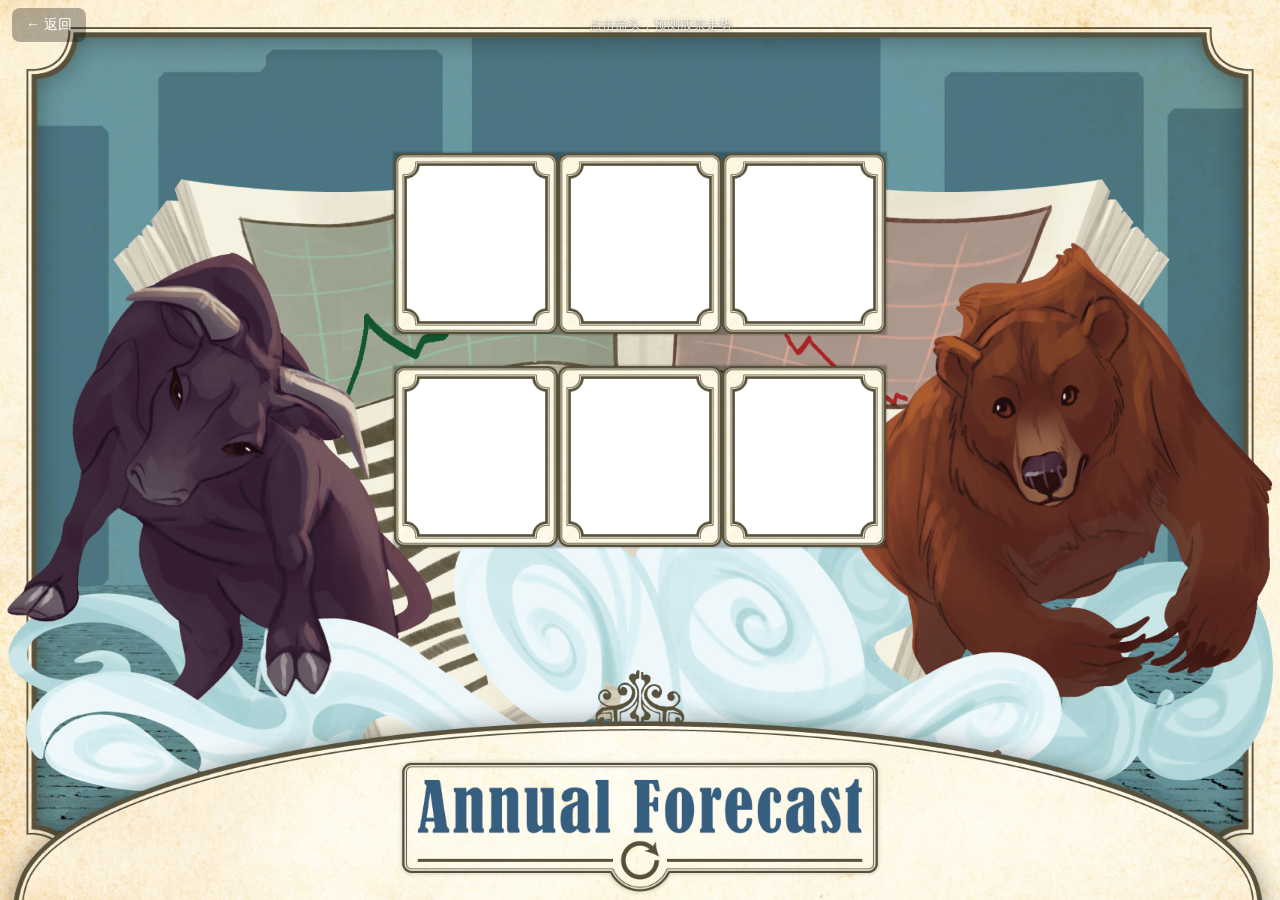
<file: stockpile/index.html>
<!DOCTYPE html>
<html lang="zh-CN">
<head>
  <meta charset="UTF-8">
  <meta name="viewport" content="width=device-width,initial-scale=1,user-scalable=no">
  <title>股市预测 - 桌游助手</title>
  <link rel="stylesheet" href="style.css">
  <style>
  .header-bar{position:fixed;top:0;left:0;right:0;z-index:999;padding:8px 12px;display:flex;align-items:center;gap:8px}
  .back-home{background:rgba(0,0,0,0.3);border:none;color:#fff;font-size:14px;padding:8px 14px;border-radius:8px;cursor:pointer}
  .back-home:active{background:rgba(0,0,0,0.5)}
  .title-tip{color:rgba(255,255,255,0.8);font-size:13px;text-shadow:0 1px 3px rgba(0,0,0,0.5);flex:1;text-align:center;margin-right:40px}
  </style>
</head>
<body>
  <div class="header-bar">
    <button class="back-home" onclick="window.location.href='../index.html'">← 返回</button>
    <div class="title-tip">点击箭头，预测股票走势</div>
  </div>
  <div id="bg"></div>
  <div id="animals"></div>
  <div id="slotmachine" class="slotmachine">
    <div class="slotmachine__set slotmachine__set--1">
      <div id="wheel1" class="slotmachine__wheel slotWheel slotWheel--1">
        <div class="slotWheel__gif slotWheel--1__gif"></div>
        <div class="slotWheel__number slotWheel--1__number"></div>
        <div class="slotWheel__border"></div>
      </div>
      <div id="wheel2" class="slotmachine__wheel slotWheel slotWheel--2">
        <div class="slotWheel__gif slotWheel--2__gif"></div>
        <div class="slotWheel__number slotWheel--2__number"></div>
        <div class="slotWheel__border"></div>
      </div>
      <div id="wheel3" class="slotmachine__wheel slotWheel slotWheel--3">
        <div class="slotWheel__gif slotWheel--3__gif"></div>
        <div class="slotWheel__number slotWheel--3__number"></div>
        <div class="slotWheel__border"></div>
      </div>
    </div>
    <div class="slotmachine__set slotmachine__set--2">
      <div id="wheel4" class="slotmachine__wheel slotWheel slotWheel--4">
        <div class="slotWheel__gif slotWheel--4__gif"></div>
        <div class="slotWheel__number slotWheel--4__number"></div>
        <div class="slotWheel__border"></div>
      </div>
      <div id="wheel5" class="slotmachine__wheel slotWheel slotWheel--5">
        <div class="slotWheel__gif slotWheel--5__gif"></div>
        <div class="slotWheel__number slotWheel--5__number"></div>
        <div class="slotWheel__border"></div>
      </div>
      <div id="wheel6" class="slotmachine__wheel slotWheel slotWheel--6">
        <div class="slotWheel__gif slotWheel--6__gif"></div>
        <div class="slotWheel__number slotWheel--6__number"></div>
        <div class="slotWheel__border"></div>
      </div>
    </div>
  </div>
  <div id="bg-oval">
    <img src="images/arrow.png" id="arrow">
    <img src="images/button.png" id="roll-button" class="roll-button">
  </div>
  <script src="https://code.jquery.com/jquery-3.0.0.min.js"></script>
  <script src="script.js"></script>
</body>
</html>
</file>
<file: stockpile/style.css>
.slotWheel:before,.slotmachine:before{content:""}*{margin:0;padding:0}body{width:100%;width:100vw;height:100%;height:100vh}#animals,#bg,#bg-oval{width:100%;height:100%;position:fixed;top:0;left:0}#arrow,.roll-button{position:absolute;width:auto;height:16.66667%;max-height:28vw;top:83.33333%;margin:0 auto;left:0;right:0}#bg{background:url(images/bg.jpg) center/cover;-webkit-border-image-source:url(images/border.png);-webkit-border-image-slice:120;-webkit-border-image-width:40px;-webkit-border-image-width:8vh;-webkit-border-image-width:8vmax;-webkit-border-image-repeat:stretch;border-image-source:url(images/border.png);border-image-slice:120;border-image-width:40px;border-image-width:8vh;border-image-width:8vmax;border-image-repeat:stretch}#animals{background:url(images/animals.png) 50% 72%/contain no-repeat}#bg-oval{background:url(images/oval.png) bottom center/auto 100% no-repeat}.roll-button{opacity:1}.roll-button--disabled{opacity:.8}.slotmachine{position:fixed;left:0;right:0;margin:0 auto;top:calc(-45px + 22vh);width:calc(38vh + 150px);max-width:calc(80vw + 2vh);box-shadow:0 0 2px 1px transparent}.slotmachine:before{display:block;padding-top:80%}.slotmachine__set{position:absolute;width:100%;font-size:0;box-shadow:0 0 2px 1px rgba(0,0,0,.25);background-color:rgba(0,0,0,.25)}.slotmachine__set--1{top:0;bottom:auto;left:0}.slotmachine__set--2{top:auto;bottom:0;right:0}.slotmachine__wheel{display:inline-block;width:33.33333%}@media (max-height:250px){.slotmachine{top:4%;width:98vh}}@media (min-aspect-ratio:14 / 9){.slotmachine,.slotmachine__set{box-shadow:0 0 2px 1px rgba(0,0,0,.25)}.slotmachine{top:calc(-30px + 40vhj);top:calc(-30px + 40vh - 1vw);width:calc(400px + 30vw)}.slotmachine:before{padding-top:18.40278%}.slotmachine__set{width:50%}.slotmachine__set--1{left:0}.slotmachine__set--2{right:0}}@media (min-aspect-ratio:4 / 1){.slotmachine{top:18%;max-width:300vh}}.slotWheel{position:relative}.slotWheel:before{display:block;padding-top:110.41667%}.slotWheel__border,.slotWheel__gif,.slotWheel__number{position:absolute;top:0;left:0;right:0;bottom:0}.slotWheel__gif,.slotWheel__number{width:93.75%;height:89.62264%;top:0;left:0;right:0;bottom:0;margin:auto}.slotWheel--1__gif{background:url(images/blur_1.gif) center/cover no-repeat}.slotWheel--2__gif{background:url(images/blur_2.gif) center/cover no-repeat}.slotWheel--3__gif{background:url(images/blur_3.gif) center/cover no-repeat}.slotWheel--4__gif{background:url(images/blur_4.gif) center/cover no-repeat}.slotWheel--5__gif{background:url(images/blur_5.gif) center/cover no-repeat}.slotWheel--6__gif{background:url(images/blur_6.gif) center/cover no-repeat}.slotWheel--1__number{background-image:url(images/wheel_1.png)}.slotWheel--2__number{background-image:url(images/wheel_2.png)}.slotWheel--3__number{background-image:url(images/wheel_3.png)}.slotWheel--4__number{background-image:url(images/wheel_4.png)}.slotWheel--5__number{background-image:url(images/wheel_5.png)}.slotWheel--6__number{background-image:url(images/wheel_6.png)}.slotWheel__number{background-size:100%;background-repeat:no-repeat;background-position:0 100%}.slotWheel__number--1{background-position:0 70%;-webkit-transition:background-position .4s cubic-bezier(.3,.95,.5,1.025),opacity .4s ease-out;transition:background-position .4s cubic-bezier(.3,.95,.5,1.025),opacity .4s ease-out}.slotWheel__number--2,.slotWheel__number--3{-webkit-transition:background-position .4s cubic-bezier(.3,.95,.5,1.025),opacity .4s ease-out}.slotWheel__number--1.slotWheel__number--outro{background-position:0 50%}.slotWheel__number--1.slotWheel__number--intro{background-position:0 90%}.slotWheel__number--2{background-position:0 60%;transition:background-position .4s cubic-bezier(.3,.95,.5,1.025),opacity .4s ease-out}.slotWheel__number--2.slotWheel__number--outro{background-position:0 40%}.slotWheel__number--2.slotWheel__number--intro{background-position:0 80%}.slotWheel__number--3{background-position:0 50%;transition:background-position .4s cubic-bezier(.3,.95,.5,1.025),opacity .4s ease-out}.slotWheel__number--4,.slotWheel__number--5{-webkit-transition:background-position .4s cubic-bezier(.3,.95,.5,1.025),opacity .4s ease-out}.slotWheel__number--3.slotWheel__number--outro{background-position:0 30%}.slotWheel__number--3.slotWheel__number--intro{background-position:0 70%}.slotWheel__number--4{background-position:0 40%;transition:background-position .4s cubic-bezier(.3,.95,.5,1.025),opacity .4s ease-out}.slotWheel__number--4.slotWheel__number--outro{background-position:0 20%}.slotWheel__number--4.slotWheel__number--intro{background-position:0 60%}.slotWheel__number--5{background-position:0 30%;transition:background-position .4s cubic-bezier(.3,.95,.5,1.025),opacity .4s ease-out}.slotWheel__number--5.slotWheel__number--outro{background-position:0 10%}.slotWheel__number--5.slotWheel__number--intro{background-position:0 50%}.slotWheel__number--6{background-position:0 20%;-webkit-transition:background-position .4s cubic-bezier(.3,.95,.5,1.025),opacity .4s ease-out;transition:background-position .4s cubic-bezier(.3,.95,.5,1.025),opacity .4s ease-out}.slotWheel__number--6.slotWheel__number--outro{background-position:0 0}.slotWheel__number--6.slotWheel__number--intro{background-position:0 40%}.slotWheel__number--firstrun{background-position:0 30%;opacity:0;-webkit-transition:background-position 1s ease-in,opacity .4s .6s ease-in;transition:background-position 1s ease-in,opacity .4s .6s ease-in}.slotWheel__number--outro{opacity:0;-webkit-transition:background-position .3s ease-in,opacity .3s ease-in;transition:background-position .3s ease-in,opacity .3s ease-in}.slotWheel__number--intro{opacity:0;-webkit-transition:none;transition:none}.slotWheel__border{background:url(images/slot_border.png) center/100% no-repeat}
</file>
